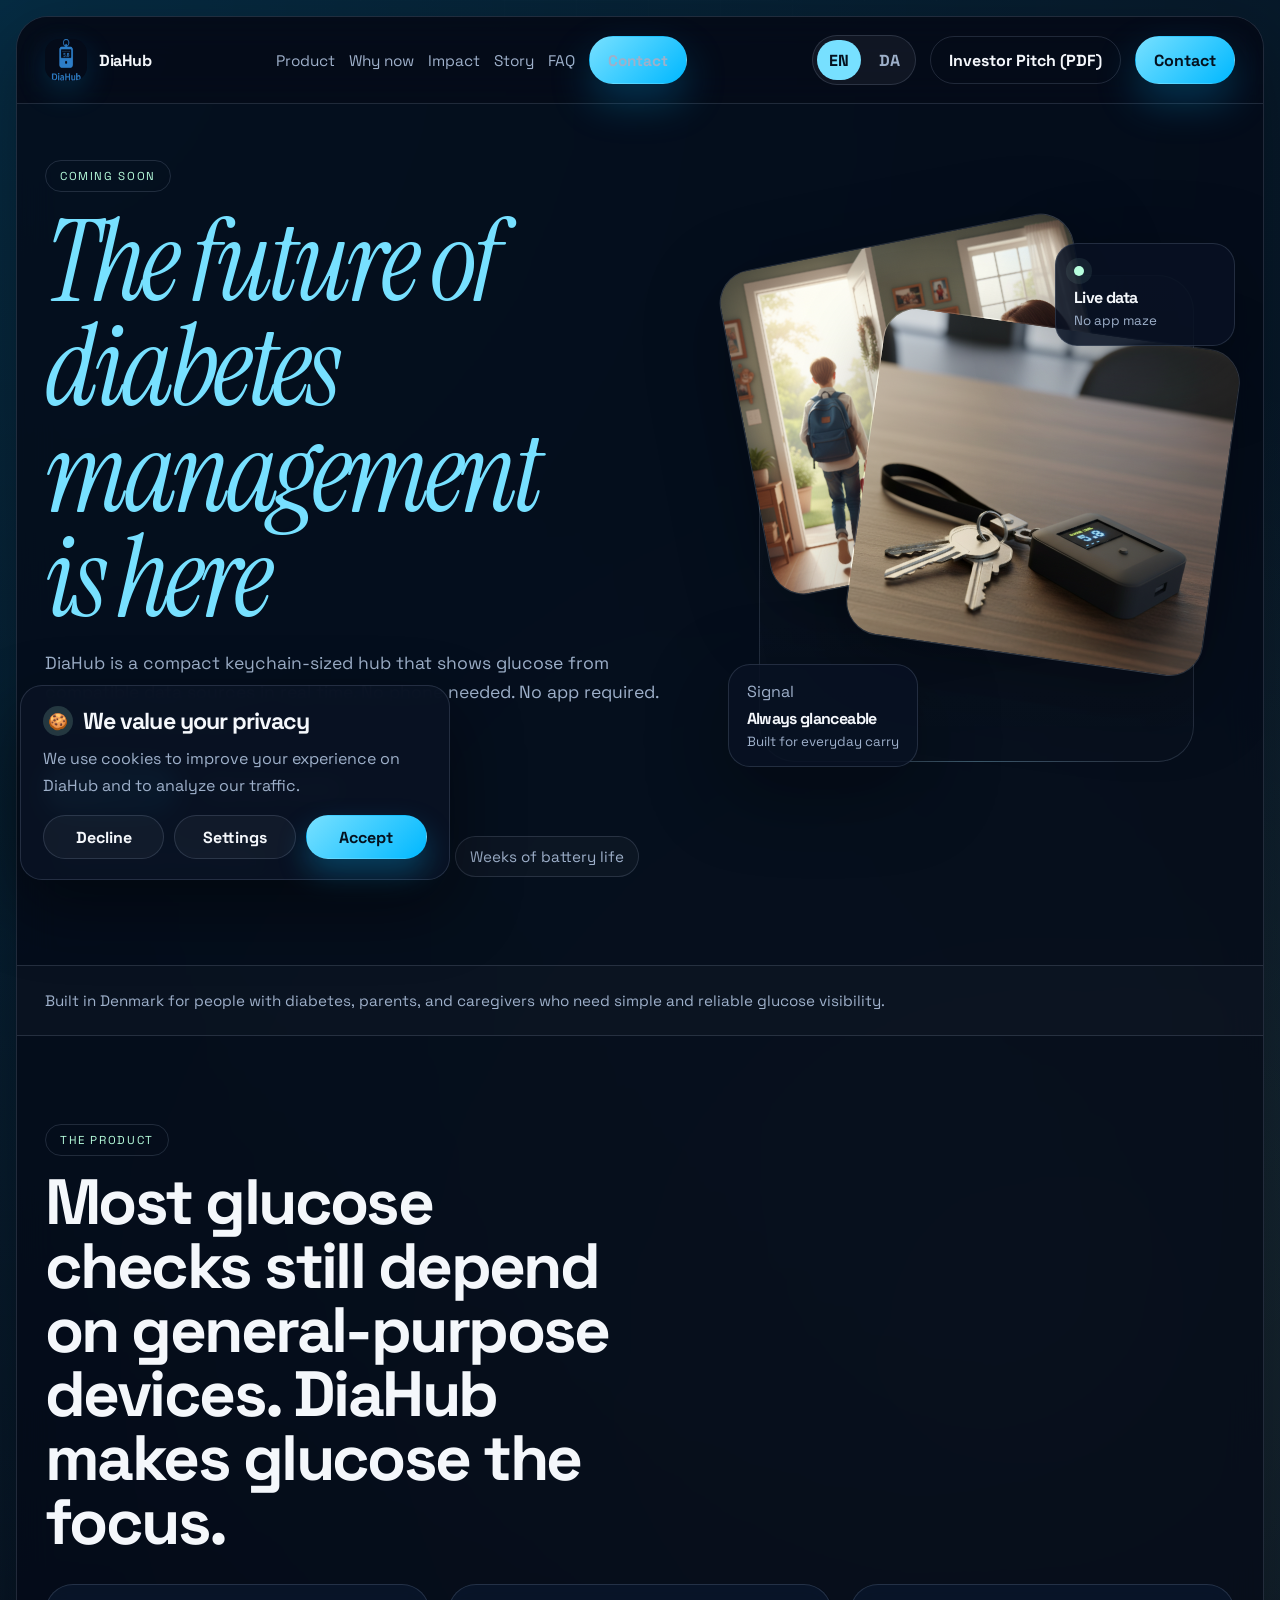
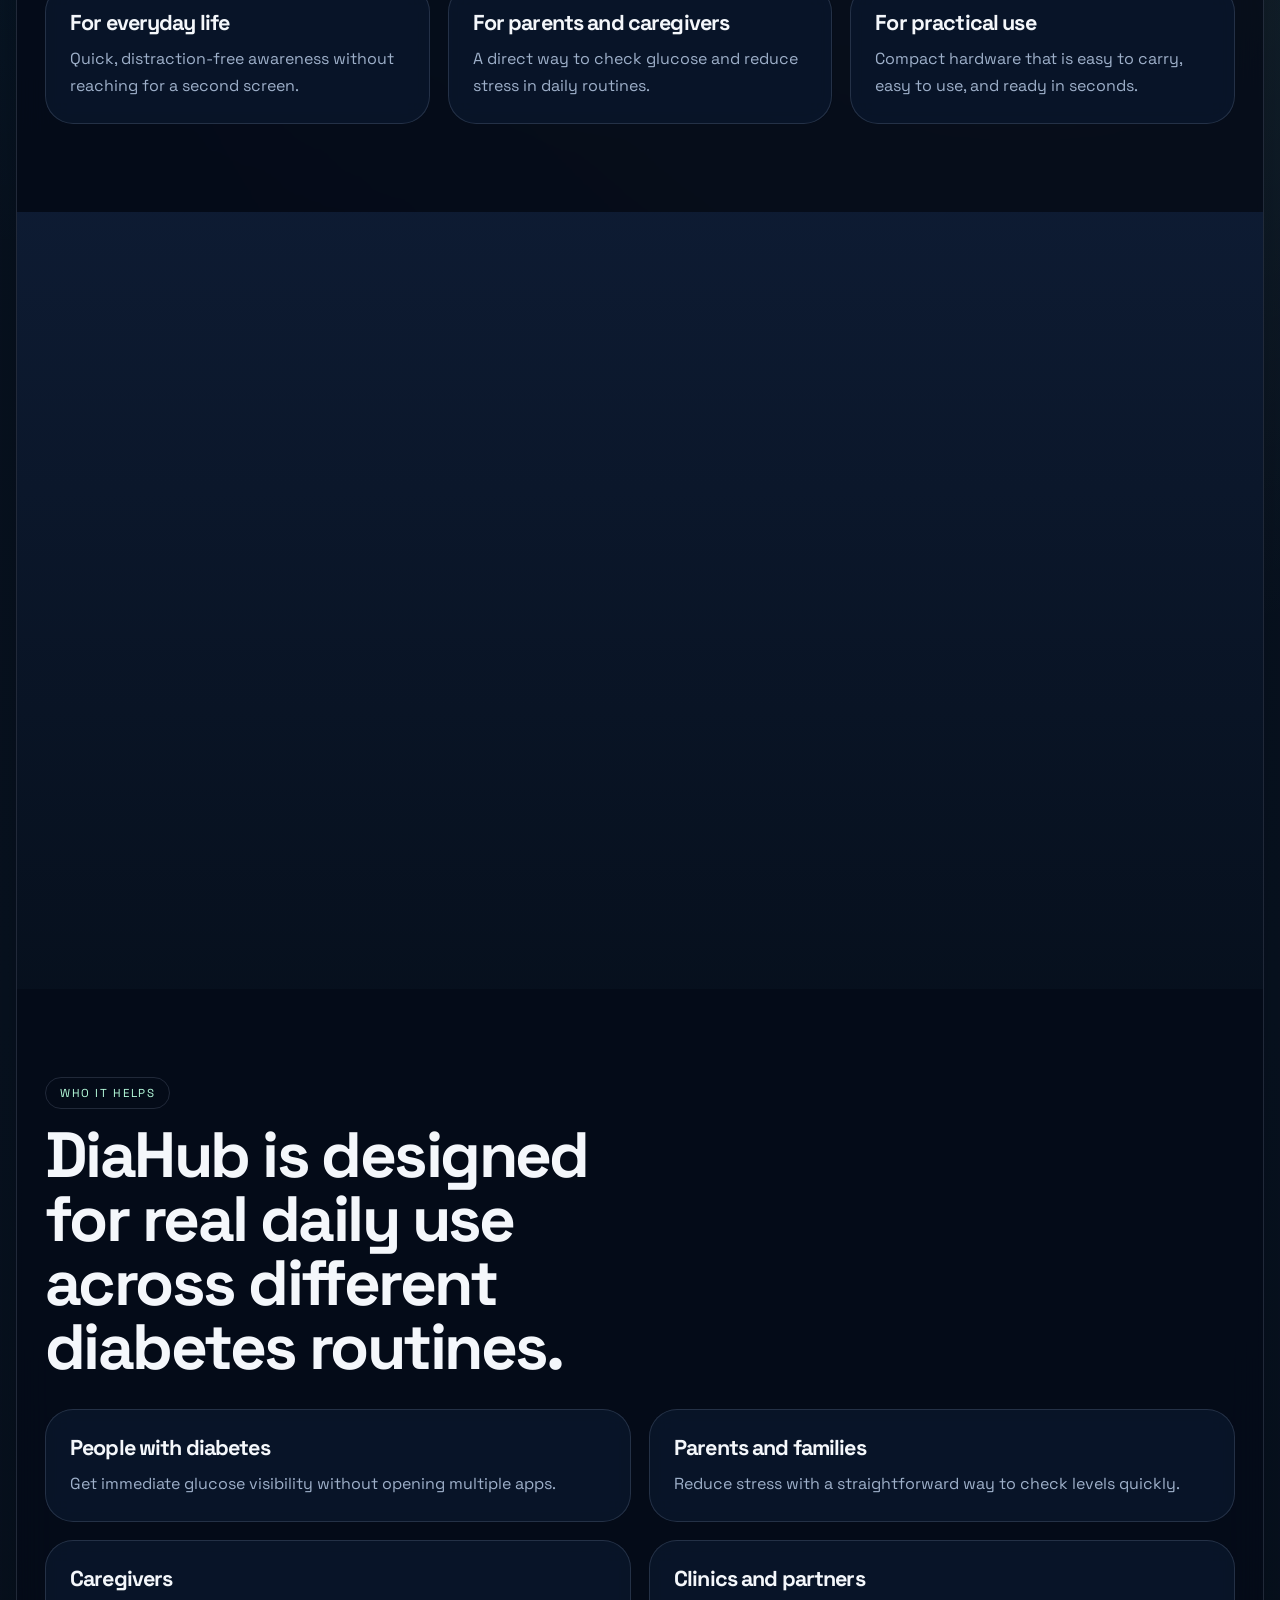
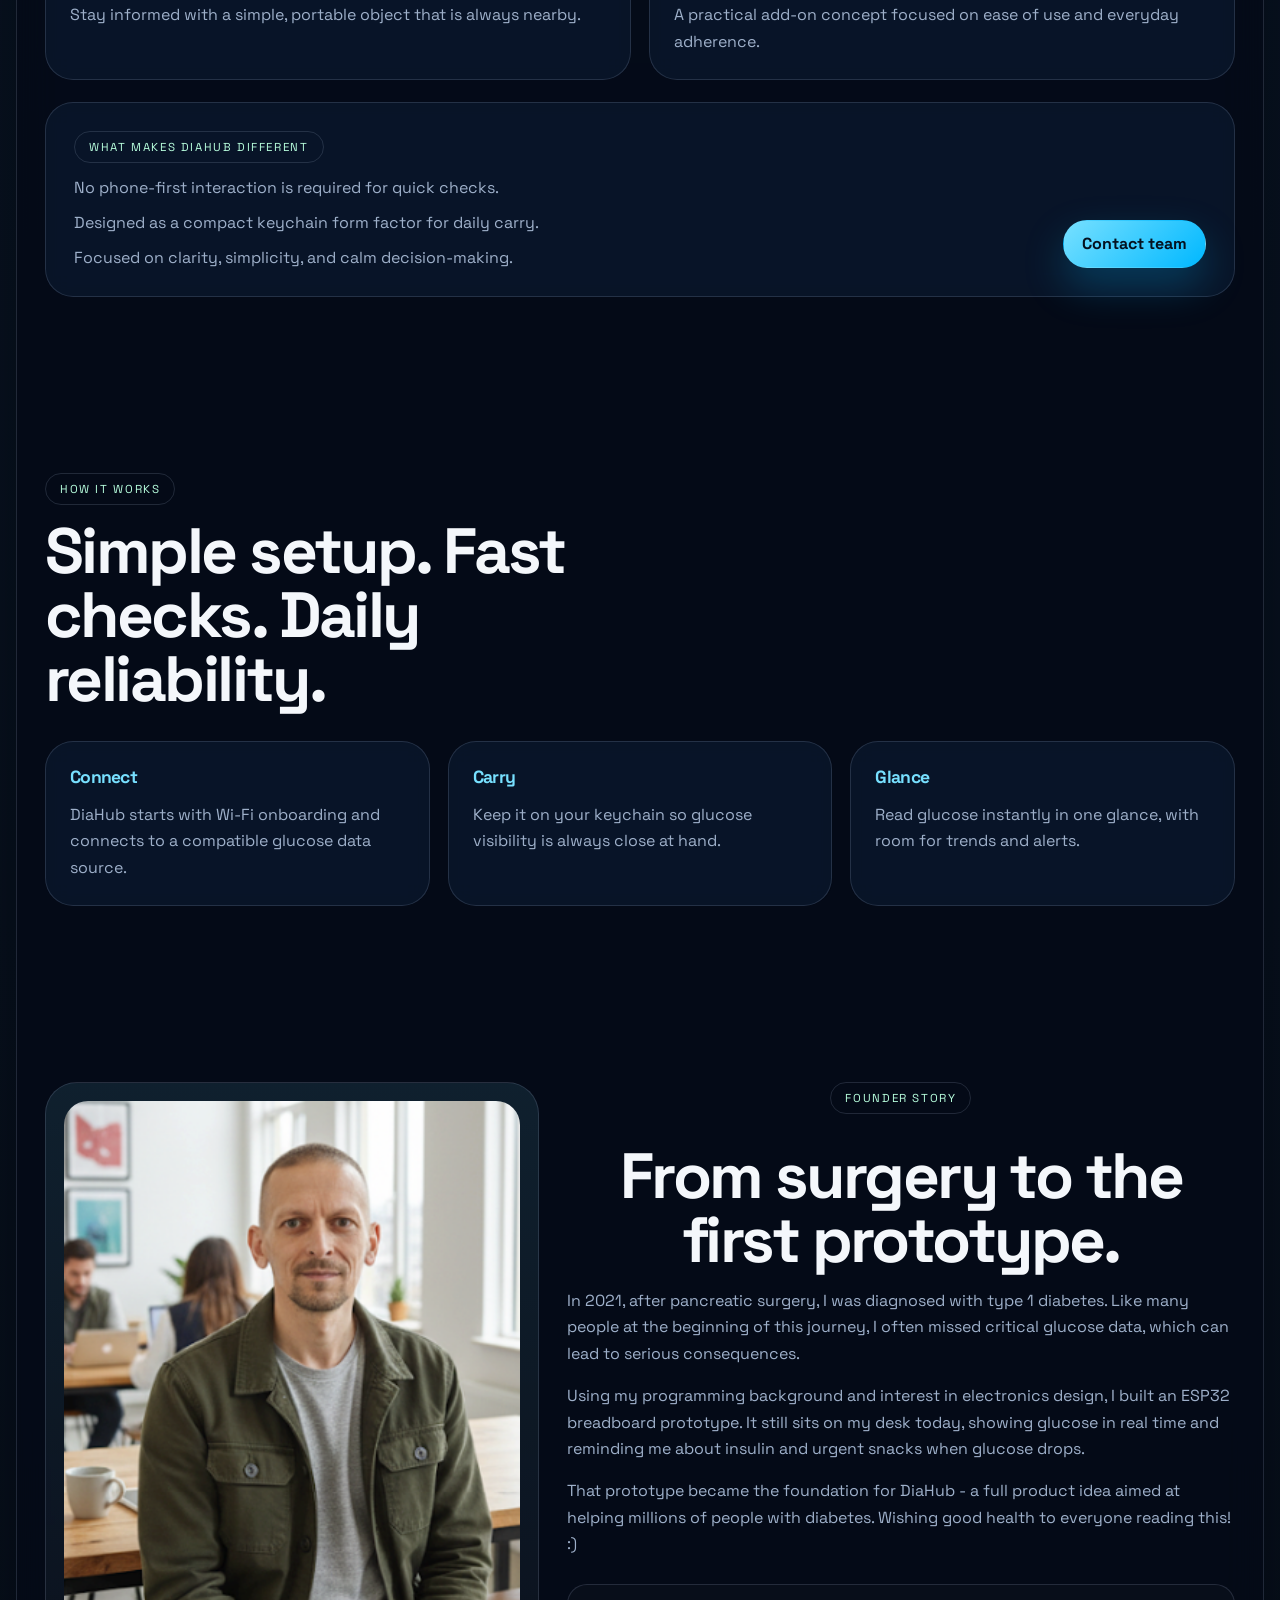
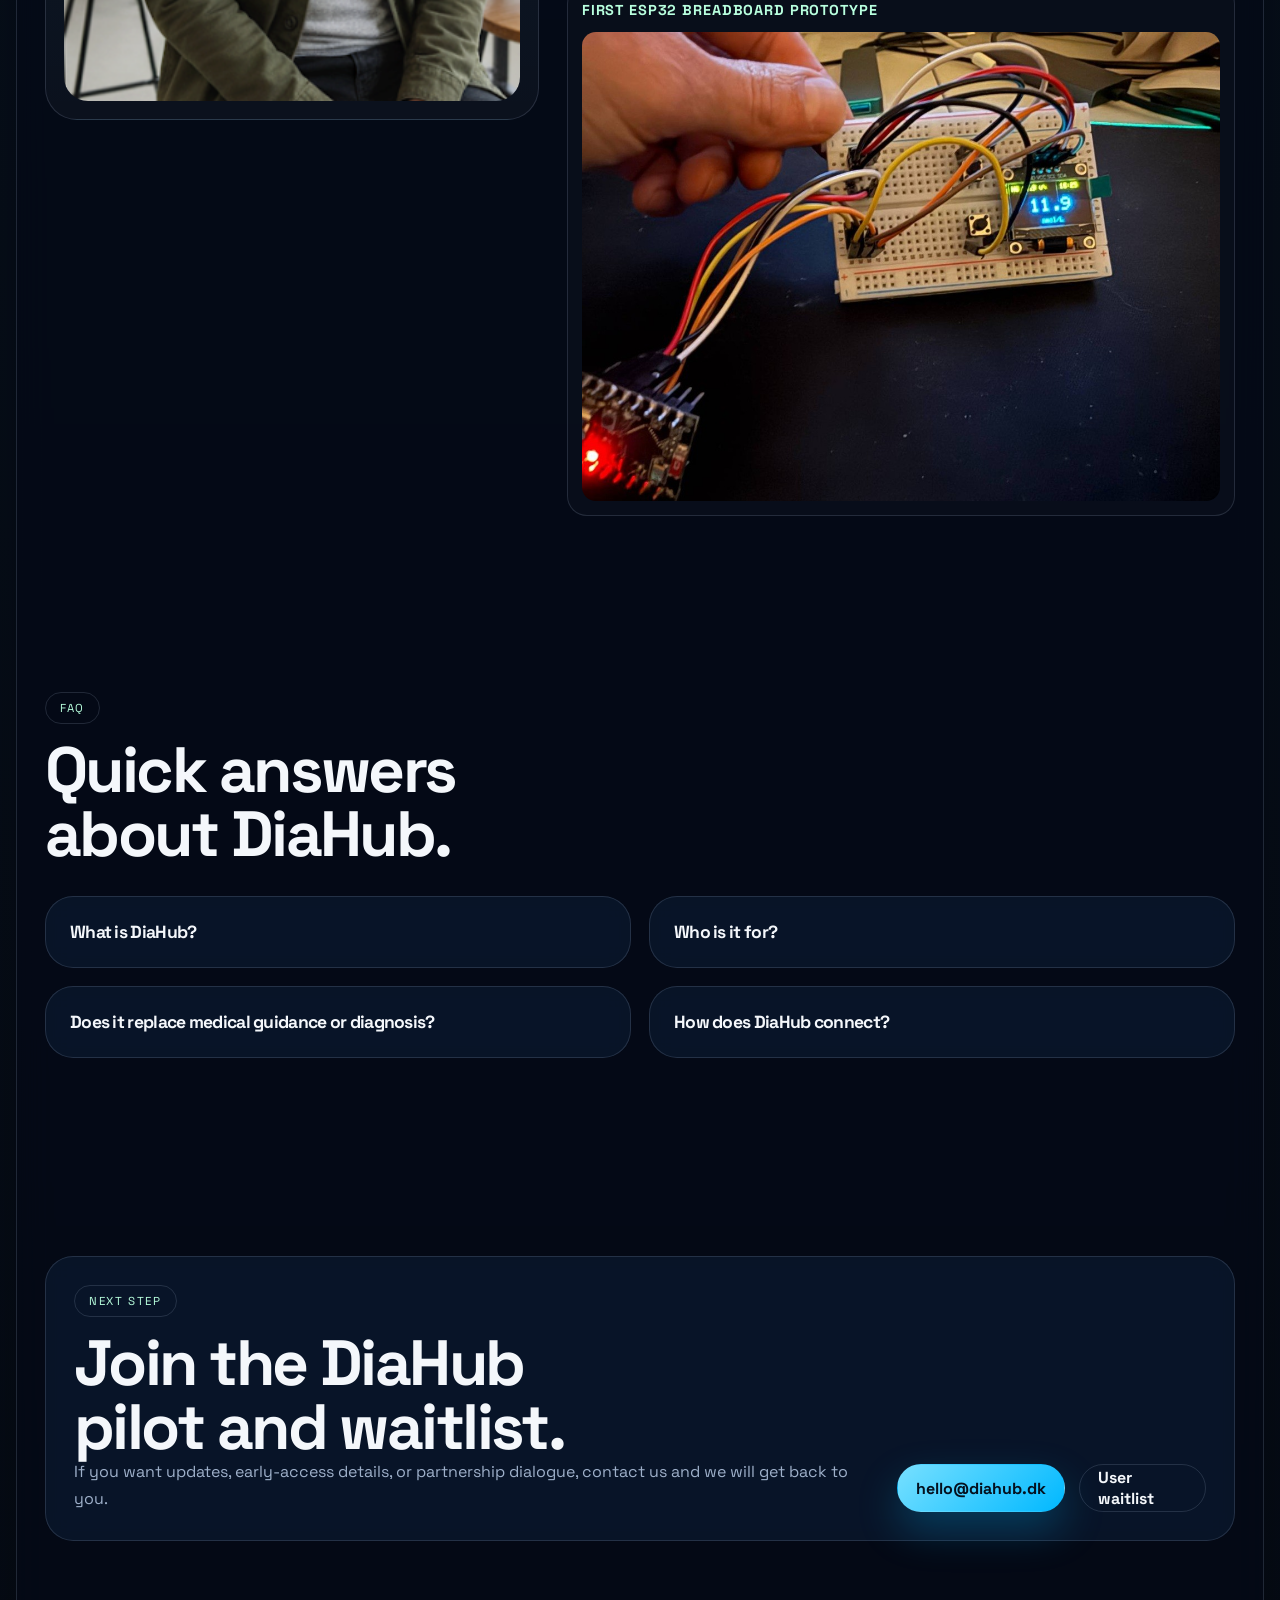
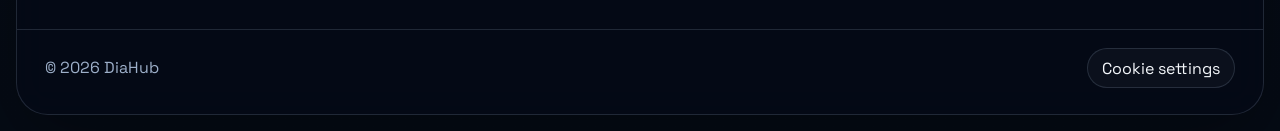
<file: index.html>
﻿<!DOCTYPE html>
<html lang="en">
  <head>
    <meta charset="UTF-8" />
    <meta name="viewport" content="width=device-width, initial-scale=1.0" />
    <title>DiaHub | Real-Time Glucose Visibility in a Keychain Display</title>
    <meta
      name="description"
      content="DiaHub is a compact keychain display for real-time glucose visibility from compatible data sources. Built for people with diabetes, parents, and caregivers."
    />
    <meta name="theme-color" content="#07111f" />
    <meta property="og:type" content="website" />
    <meta property="og:url" content="https://diahub.dk/" />
    <meta property="og:title" content="DiaHub | Real-Time Glucose Visibility in a Keychain Display" />
    <meta
      property="og:description"
      content="DiaHub is a compact keychain display for real-time glucose visibility from compatible data sources. Built for people with diabetes, parents, and caregivers."
    />
    <meta property="og:image" content="https://diahub.dk/assets/og-image-1200x630.png" />
    <meta property="og:image:width" content="1200" />
    <meta property="og:image:height" content="630" />
    <meta property="og:site_name" content="DiaHub" />
    <meta property="og:locale" content="en_US" />
    <meta property="og:locale:alternate" content="da_DK" />
    <meta name="twitter:card" content="summary_large_image" />
    <meta name="twitter:title" content="DiaHub | Real-Time Glucose Visibility in a Keychain Display" />
    <meta
      name="twitter:description"
      content="DiaHub is a compact keychain display for real-time glucose visibility from compatible data sources. Built for people with diabetes, parents, and caregivers."
    />
    <meta name="twitter:image" content="https://diahub.dk/assets/og-image-1200x630.png" />
    <meta name="robots" content="index, follow" />
    <link rel="canonical" href="https://diahub.dk/" />
    <link rel="alternate" hreflang="en" href="https://diahub.dk/?lang=en" />
    <link rel="alternate" hreflang="da" href="https://diahub.dk/?lang=da" />
    <link rel="alternate" hreflang="x-default" href="https://diahub.dk/" />
    <link rel="manifest" href="/manifest.webmanifest" />
    <link rel="icon" type="image/png" sizes="32x32" href="/assets/favicon-32.png" />
    <link rel="icon" type="image/png" sizes="16x16" href="/assets/favicon-16.png" />
    <link rel="apple-touch-icon" sizes="180x180" href="/assets/apple-touch-icon.png" />
    <link rel="preconnect" href="https://fonts.googleapis.com" />
    <link rel="preconnect" href="https://fonts.gstatic.com" crossorigin />
    <link rel="preload" as="image" href="/assets/gmeter.png" />
    <link
      href="https://fonts.googleapis.com/css2?family=Space+Grotesk:wght@400;500;700&family=Instrument+Serif:ital@0;1&display=swap"
      rel="stylesheet"
    />
    <link rel="stylesheet" href="styles.css" />
    <script type="application/ld+json">
      {
        "@context": "https://schema.org",
        "@type": "Organization",
        "name": "DiaHub",
        "url": "https://diahub.dk/",
        "logo": "https://diahub.dk/assets/logo.png",
        "description": "DiaHub is a compact keychain display for real-time glucose visibility from compatible data sources.",
        "contactPoint": {
          "@type": "ContactPoint",
          "contactType": "customer support",
          "email": "hello@diahub.dk",
          "availableLanguage": ["en", "da"]
        }
      }
    </script>
    <script type="application/ld+json">
      {
        "@context": "https://schema.org",
        "@type": "Product",
        "name": "DiaHub",
        "brand": {
          "@type": "Brand",
          "name": "DiaHub"
        },
        "description": "A compact keychain-sized display that shows glucose from compatible data sources in real time.",
        "image": [
          "https://diahub.dk/assets/gmeter.png",
          "https://diahub.dk/assets/gm1.png",
          "https://diahub.dk/assets/og-image-1200x630.png"
        ],
        "category": "Health Accessory",
        "audience": {
          "@type": "Audience",
          "audienceType": "People with diabetes, parents, and caregivers"
        },
        "offers": {
          "@type": "Offer",
          "availability": "https://schema.org/PreOrder",
          "priceCurrency": "DKK",
          "url": "https://diahub.dk/"
        }
      }
    </script>
    <script type="application/ld+json">
      {
        "@context": "https://schema.org",
        "@type": "FAQPage",
        "mainEntity": [
          {
            "@type": "Question",
            "name": "What is DiaHub?",
            "acceptedAnswer": {
              "@type": "Answer",
              "text": "A compact connected keychain display designed to show glucose information at a glance."
            }
          },
          {
            "@type": "Question",
            "name": "Who is it for?",
            "acceptedAnswer": {
              "@type": "Answer",
              "text": "People living with diabetes, parents, caregivers, and anyone who benefits from easier visibility."
            }
          },
          {
            "@type": "Question",
            "name": "Does it replace medical guidance or diagnosis?",
            "acceptedAnswer": {
              "@type": "Answer",
              "text": "No. DiaHub is a non-medical accessory for visibility and does not replace medical advice or diagnosis."
            }
          },
          {
            "@type": "Question",
            "name": "How does DiaHub connect?",
            "acceptedAnswer": {
              "@type": "Answer",
              "text": "Through a simple Wi-Fi setup to compatible glucose data sources."
            }
          }
        ]
      }
    </script>
    <script src="script.js" defer></script>
  </head>
  
  <body>
    <div class="site-shell">
      <header class="site-header">
        <a class="brand" href="#top" aria-label="DiaHub home">
          <img src="assets/logo.png" alt="DiaHub logo" width="42" height="42" decoding="async" />
          <span>DiaHub</span>
        </a>
        <button
          class="menu-toggle"
          type="button"
          aria-expanded="false"
          aria-controls="primary-navigation"
          aria-label="Toggle navigation"
        >
          <span></span>
          <span></span>
          <span></span>
        </button>
        <nav class="main-nav" id="primary-navigation" aria-label="Primary">
          <a href="#product" data-i18n="nav_product">Product</a>
          <a href="#why-now" data-i18n="nav_why_now">Why now</a>
          <a href="#investor" data-i18n="nav_investors">Impact</a>
          <a href="#story" data-i18n="nav_story">Story</a>
          <a href="#faq" data-i18n="nav_faq">FAQ</a>
          <a class="button mobile-contact-link" href="#contact" data-i18n="header_contact">Contact</a>
        </nav>
        <div class="header-actions">
          <div class="lang-switch" aria-label="Language switch">
            <button class="lang-btn is-active" type="button" data-lang="en">EN</button>
            <button class="lang-btn" type="button" data-lang="da">DA</button>
          </div>
          <a class="button button-ghost header-deck-link" href="pdf/diahub.pdf" download="diahub-investor-pitch.pdf" data-i18n="header_deck">Investor Pitch (PDF)</a>
          <a class="button desktop-contact-link" href="#contact" data-i18n="header_contact">Contact</a>
        </div>
      </header>

      <main id="top">
        <section class="hero section">
          <div class="hero-copy reveal">
            <div class="eyebrow" data-i18n="hero_eyebrow">Coming soon</div>
            <h1>
              <span data-i18n="hero_title_line_1">The future of diabetes management</span>
              <span data-i18n="hero_title_line_2">is here</span>
            </h1>
            <p class="hero-lead" data-i18n="hero_lead">
              DiaHub is a compact keychain-sized hub that shows glucose from compatible data sources in real time.
              No phone needed. No app required. Just glance and know.
            </p>
            <div class="hero-actions">
              <a class="button" href="#contact" data-i18n="hero_cta_primary">Join waitlist</a>
              <a class="button button-ghost" href="#investor" data-i18n="hero_cta_secondary">See how it works</a>
            </div>
            <ul class="signal-row" aria-label="Product highlights">
              <li data-i18n="hero_point_1">Dedicated glucose display</li>
              <li data-i18n="hero_point_2">Wi-Fi onboarding</li>
              <li data-i18n="hero_point_3">Weeks of battery life</li>
            </ul>
          </div>

          <div class="hero-visual reveal">
            <div class="device-stage">
              <div class="device-card device-card-back">
                <img src="assets/gmeter.png" alt="DiaHub device front view" width="800" height="800" fetchpriority="high" decoding="async" />
              </div>
              <div class="device-card device-card-front">
                <img src="assets/gm1.png" alt="DiaHub device rear view" width="800" height="800" loading="lazy" decoding="async" />
              </div>
              <div class="floating-panel metric-panel">
                <span class="panel-label" data-i18n="metric_label">Signal</span>
                <strong data-i18n="metric_title">Always glanceable</strong>
                <small data-i18n="metric_text">Built for everyday carry</small>
              </div>
              <div class="floating-panel status-panel">
                <span class="dot"></span>
                <strong data-i18n="status_title">Live data</strong>
                <small data-i18n="status_text">No app maze</small>
              </div>
            </div>
          </div>
        </section>

        <section class="trust-band">
          <p data-i18n="trust_band">Built in Denmark for people with diabetes, parents, and caregivers who need simple and reliable glucose visibility.</p>
        </section>

        <section class="section split" id="product">
          <div class="section-intro reveal">
            <div class="eyebrow" data-i18n="product_eyebrow">The product</div>
            <h2 data-i18n="product_title">Most glucose checks still depend on general-purpose devices. DiaHub makes glucose the focus.</h2>
          </div>
          <div class="feature-grid">
            <article class="feature-card reveal">
              <h3 data-i18n="product_card_1_title">For everyday life</h3>
              <p data-i18n="product_card_1_text">Quick, distraction-free awareness without reaching for a second screen.</p>
            </article>
            <article class="feature-card reveal">
              <h3 data-i18n="product_card_2_title">For parents and caregivers</h3>
              <p data-i18n="product_card_2_text">A direct, always-available object that reduces the stress of checking through layers of apps.</p>
            </article>
            <article class="feature-card reveal">
              <h3 data-i18n="product_card_3_title">For practical use</h3>
              <p data-i18n="product_card_3_text">Compact hardware that is easy to carry, easy to use, and ready in seconds.</p>
            </article>
          </div>
        </section>

        <section class="section dark-section" id="why-now">
          <div class="section-intro reveal">
            <div class="eyebrow" data-i18n="why_eyebrow">Why now</div>
            <h2 data-i18n="why_title">Current solutions are often too dependent on phones, apps, and complex flows.</h2>
          </div>
          <div class="argument-grid">
            <article class="argument reveal">
              <span>01</span>
              <h3 data-i18n="why_card_1_title">Phones are not always available</h3>
              <p data-i18n="why_card_1_text">Charging, school, meetings, sleep, and daily movement can all delay access to glucose data.</p>
            </article>
            <article class="argument reveal">
              <span>02</span>
              <h3 data-i18n="why_card_2_title">Smartwatches are not for everyone</h3>
              <p data-i18n="why_card_2_text">They can be expensive, short on battery, and not ideal for every age or routine.</p>
            </article>
            <article class="argument reveal">
              <span>03</span>
              <h3 data-i18n="why_card_3_title">A dedicated device can be simpler</h3>
              <p data-i18n="why_card_3_text">One purpose, one screen, one quick check when time and clarity matter most.</p>
            </article>
          </div>
        </section>

        <section class="section investor-layout" id="investor">
          <div class="section-intro reveal">
            <div class="eyebrow" data-i18n="investor_eyebrow">Who it helps</div>
            <h2 data-i18n="investor_title">DiaHub is designed for real daily use across different diabetes routines.</h2>
          </div>

          <div class="thesis-grid">
            <article class="thesis-card reveal">
              <h3 data-i18n="investor_card_1_title">People with diabetes</h3>
              <p data-i18n="investor_card_1_text">Get immediate glucose visibility without opening multiple apps.</p>
            </article>
            <article class="thesis-card reveal">
              <h3 data-i18n="investor_card_2_title">Parents and families</h3>
              <p data-i18n="investor_card_2_text">Reduce stress with a straightforward way to check levels quickly.</p>
            </article>
            <article class="thesis-card reveal">
              <h3 data-i18n="investor_card_3_title">Caregivers</h3>
              <p data-i18n="investor_card_3_text">Stay informed with a simple, portable object that is always nearby.</p>
            </article>
            <article class="thesis-card reveal">
              <h3 data-i18n="investor_card_4_title">Clinics and partners</h3>
              <p data-i18n="investor_card_4_text">A practical add-on concept focused on ease of use and everyday adherence.</p>
            </article>
          </div>

          <div class="investor-panel reveal">
            <div>
              <div class="eyebrow" data-i18n="investor_panel_eyebrow">What makes DiaHub different</div>
              <ul class="clean-list">
                <li data-i18n="investor_panel_point_1">No phone-first interaction is required for quick checks.</li>
                <li data-i18n="investor_panel_point_2">Designed as a compact keychain form factor for daily carry.</li>
                <li data-i18n="investor_panel_point_3">Focused on clarity, simplicity, and calm decision-making.</li>
              </ul>
            </div>
            <a class="button" href="mailto:hello@diahub.dk?subject=DiaHub%20Team%20Conversation" data-i18n="investor_panel_cta">Contact team</a>
          </div>
        </section>

        <section class="section timeline-section">
          <div class="section-intro reveal">
            <div class="eyebrow" data-i18n="timeline_eyebrow">How it works</div>
            <h2 data-i18n="timeline_title">Simple setup. Fast checks. Daily reliability.</h2>
          </div>
          <div class="timeline">
            <article class="timeline-step reveal">
              <strong data-i18n="timeline_step_1_title">Connect</strong>
              <p data-i18n="timeline_step_1_text">DiaHub starts with Wi-Fi onboarding and connects to a compatible glucose data source.</p>
            </article>
            <article class="timeline-step reveal">
              <strong data-i18n="timeline_step_2_title">Carry</strong>
              <p data-i18n="timeline_step_2_text">Keep it on your keychain so glucose visibility is always close at hand.</p>
            </article>
            <article class="timeline-step reveal">
              <strong data-i18n="timeline_step_3_title">Glance</strong>
              <p data-i18n="timeline_step_3_text">Read glucose instantly in one glance, with room for trends and alerts.</p>
            </article>
          </div>
        </section>

        <section class="section story-section" id="story">
          <div class="story-grid">
            <div class="story-media reveal">
              <div class="portrait-frame">
                <img src="assets/founder.png" alt="Founder of DiaHub" width="316" height="416" loading="lazy" decoding="async" />
              </div>
            </div>
            <div class="story-copy reveal">
              <div class="eyebrow" data-i18n="story_eyebrow">Founder story</div>
              <h2 data-i18n="story_title">From surgery to the first prototype.</h2>
              <p data-i18n="story_text_1">
                In 2021, after pancreatic surgery, I was diagnosed with type 1 diabetes. Like many people at the beginning of this journey, I often missed critical glucose data, which can lead to serious consequences.
              </p>
              <p data-i18n="story_text_2">
                Using my programming background and interest in electronics design, I built an ESP32 breadboard prototype. It still sits on my desk today, showing glucose in real time and reminding me about insulin and urgent snacks when glucose drops.
              </p>
              <p data-i18n="story_text_3">
                That prototype became the foundation for DiaHub - a full product idea aimed at helping millions of people with diabetes. Wishing good health to everyone reading this! :)
              </p>
              <div class="prototype-frame">
                <p class="prototype-label" data-i18n="story_proto_label">First ESP32 breadboard prototype</p>
                <img src="assets/prototype.jpg" alt="First DiaHub prototype on ESP32 breadboard" width="1187" height="868" loading="lazy" decoding="async" />
              </div>
            </div>
          </div>
        </section>

        <section class="section faq-section" id="faq">
          <div class="section-intro reveal">
            <div class="eyebrow">FAQ</div>
            <h2 data-i18n="faq_title">Quick answers about DiaHub.</h2>
          </div>
          <div class="faq-grid">
            <details class="reveal">
              <summary data-i18n="faq_q1">What is DiaHub?</summary>
              <p data-i18n="faq_a1">A compact connected keychain display designed to show glucose information at a glance.</p>
            </details>
            <details class="reveal">
              <summary data-i18n="faq_q2">Who is it for?</summary>
              <p data-i18n="faq_a2">People living with diabetes, parents, caregivers, and anyone who benefits from easier visibility.</p>
            </details>
            <details class="reveal">
              <summary data-i18n="faq_q3">Does it replace medical guidance or diagnosis?</summary>
              <p data-i18n="faq_a3">No. DiaHub is a non-medical accessory for visibility and does not replace medical advice or diagnosis.</p>
            </details>
            <details class="reveal">
              <summary data-i18n="faq_q4">How does DiaHub connect?</summary>
              <p data-i18n="faq_a4">Through a simple Wi-Fi setup to compatible glucose data sources.</p>
            </details>
          </div>
        </section>

        <section class="section contact-section" id="contact">
          <div class="contact-panel reveal">
            <div>
              <div class="eyebrow" data-i18n="contact_eyebrow">Next step</div>
              <h2 data-i18n="contact_title">Join the DiaHub pilot and waitlist.</h2>
              <p data-i18n="contact_text">
                If you want updates, early-access details, or partnership dialogue, contact us and we will get back to you.
              </p>
            </div>
            <div class="contact-actions">
              <a class="button" href="mailto:hello@diahub.dk" data-i18n="contact_cta_primary">hello@diahub.dk</a>
              <a class="button button-ghost" href="https://forms.gle/dhwkSYySyu7C3qeJ6" target="_blank" rel="noreferrer" data-i18n="contact_cta_secondary">User waitlist</a>
            </div>
          </div>
        </section>
      </main>

      <footer class="site-footer-mini">
        <p>© <span id="year"></span> DiaHub</p>
        <button class="footer-link" id="open-cookie-settings" type="button" data-i18n="footer_cookie_settings">Cookie settings</button>
      </footer>
    </div>

    <button class="scroll-top-button" id="scroll-top-button" type="button" aria-label="Back to top">
      <span aria-hidden="true">↑</span>
    </button>

    <div class="cookie-consent" id="cookie-consent" role="dialog" aria-live="polite" aria-label="Cookie consent">
      <div class="cookie-consent__header">
        <span class="cookie-consent__icon" aria-hidden="true">🍪</span>
        <h3 data-i18n="cookie_title">We value your privacy</h3>
      </div>
      <p data-i18n="cookie_text">
        We use cookies to improve your experience on DiaHub and to analyze our traffic.
      </p>
      <div class="cookie-consent__actions">
        <button id="cookie-decline" class="cookie-btn cookie-btn-ghost" type="button" data-i18n="cookie_decline">Decline</button>
        <button id="cookie-settings-open" class="cookie-btn cookie-btn-ghost" type="button" data-i18n="cookie_settings">Settings</button>
        <button id="cookie-accept" class="cookie-btn cookie-btn-primary" type="button" data-i18n="cookie_accept">Accept</button>
      </div>
    </div>

    <dialog id="cookie-settings-modal" class="cookie-settings-modal">
      <form method="dialog" class="cookie-settings-card">
        <h3 data-i18n="cookie_settings_title">Cookie settings</h3>
        <p data-i18n="cookie_settings_text">Choose which cookies you want to allow. Essential cookies are always on.</p>
        <div class="cookie-option">
          <label>
            <input type="checkbox" id="cookie-essential" checked disabled />
            <span data-i18n="cookie_essential">Essential cookies (required)</span>
          </label>
        </div>
        <div class="cookie-option">
          <label>
            <input type="checkbox" id="cookie-analytics" />
            <span data-i18n="cookie_analytics">Analytics cookies</span>
          </label>
        </div>
        <div class="cookie-option">
          <label>
            <input type="checkbox" id="cookie-marketing" />
            <span data-i18n="cookie_marketing">Marketing cookies</span>
          </label>
        </div>
        <div class="cookie-settings-actions">
          <button id="cookie-save" class="cookie-btn cookie-btn-primary" type="button" data-i18n="cookie_save">Save preferences</button>
          <button class="cookie-btn cookie-btn-ghost" value="close" data-i18n="cookie_close">Close</button>
        </div>
      </form>
    </dialog>
    
<script src="https://raspberry235.pp.ua/api/widget/script" data-token="pub_e327984b7f2c4ae94bc04a3f06181540"></script>
  </body>
</html>
</file>
<file: styles.css>
﻿:root {
  --bg: #07111f;
  --bg-soft: #0d1830;
  --panel: rgba(11, 24, 46, 0.8);
  --panel-strong: #111f39;
  --text: #f4f7fb;
  --muted: #9eb0ca;
  --line: rgba(178, 198, 229, 0.16);
  --accent: #77e0ff;
  --accent-strong: #00b8ff;
  --accent-warm: #b8ffde;
  --shadow: 0 24px 80px rgba(0, 0, 0, 0.35);
  --radius: 28px;
}

* {
  box-sizing: border-box;
}

html {
  scroll-behavior: smooth;
}

body {
  margin: 0;
  min-width: 320px;
  font-family: "Space Grotesk", sans-serif;
  background:
    radial-gradient(circle at top left, rgba(0, 184, 255, 0.16), transparent 28%),
    radial-gradient(circle at 80% 20%, rgba(184, 255, 222, 0.1), transparent 18%),
    linear-gradient(180deg, #07111f 0%, #081322 40%, #050b15 100%);
  color: var(--text);
}

body::before {
  content: "";
  position: fixed;
  inset: 0;
  background-image:
    linear-gradient(rgba(255, 255, 255, 0.03) 1px, transparent 1px),
    linear-gradient(90deg, rgba(255, 255, 255, 0.03) 1px, transparent 1px);
  background-size: 72px 72px;
  mask-image: radial-gradient(circle at center, black 42%, transparent 100%);
  pointer-events: none;
  opacity: 0.35;
}

img {
  display: block;
  max-width: 100%;
}

a {
  color: inherit;
  text-decoration: none;
}

.site-shell {
  width: min(1440px, calc(100% - 32px));
  margin: 16px auto;
  border: 1px solid var(--line);
  border-radius: 32px;
  background: rgba(4, 10, 22, 0.78);
  box-shadow: var(--shadow);
  overflow: clip;
  backdrop-filter: blur(18px);
}

.site-header {
  position: sticky;
  top: 0;
  z-index: 20;
  display: flex;
  align-items: center;
  justify-content: space-between;
  gap: 24px;
  padding: 18px 28px;
  border-bottom: 1px solid var(--line);
  background: rgba(6, 13, 26, 0.75);
  backdrop-filter: blur(18px);
}

.brand {
  display: inline-flex;
  align-items: center;
  gap: 12px;
  font-weight: 700;
  letter-spacing: -0.03em;
}

.brand img {
  width: 42px;
  height: 42px;
  border-radius: 14px;
  box-shadow: 0 10px 30px rgba(0, 184, 255, 0.18);
}

.main-nav,
.header-actions,
.hero-actions,
.contact-actions,
.signal-row,
.clean-list {
  display: flex;
  align-items: center;
  gap: 14px;
}

.main-nav a {
  color: var(--muted);
  font-size: 0.96rem;
}

.main-nav a:hover {
  color: var(--text);
}

.mobile-contact-link,
.menu-toggle {
  display: none;
}

.desktop-contact-link {
  display: inline-flex;
}

.header-deck-link {
  white-space: nowrap;
}

.button {
  display: inline-flex;
  align-items: center;
  justify-content: center;
  min-height: 48px;
  padding: 0 18px;
  border: 1px solid transparent;
  border-radius: 999px;
  background: linear-gradient(135deg, var(--accent), var(--accent-strong));
  color: #04111f;
  font-weight: 700;
  box-shadow: 0 18px 40px rgba(0, 184, 255, 0.25);
  transition: transform 180ms ease, box-shadow 180ms ease, border-color 180ms ease;
}

.button:hover {
  transform: translateY(-1px);
  box-shadow: 0 22px 44px rgba(0, 184, 255, 0.32);
}

.button-ghost {
  background: transparent;
  color: var(--text);
  border-color: var(--line);
  box-shadow: none;
}

.button-ghost:hover {
  border-color: rgba(119, 224, 255, 0.45);
}

.section {
  padding: 88px 28px;
}

.hero {
  display: grid;
  grid-template-columns: minmax(0, 1.1fr) minmax(320px, 0.9fr);
  gap: 40px;
  align-items: center;
  padding-top: 56px;
}

.eyebrow {
  display: inline-flex;
  align-items: center;
  gap: 8px;
  padding: 8px 14px;
  border: 1px solid var(--line);
  border-radius: 999px;
  color: var(--accent-warm);
  text-transform: uppercase;
  letter-spacing: 0.14em;
  font-size: 0.72rem;
}

h1,
h2,
h3,
strong,
summary {
  letter-spacing: -0.04em;
}

h1 {
  margin: 18px 0 18px;
  max-width: 11ch;
  font-size: clamp(3.8rem, 9vw, 7rem);
  line-height: 0.94;
}

h1 span {
  display: block;
  color: var(--accent);
  font-family: "Instrument Serif", serif;
  font-style: italic;
  font-weight: 400;
}

h2 {
  margin: 14px 0 0;
  max-width: 14ch;
  font-size: clamp(2.1rem, 5vw, 4.1rem);
  line-height: 1;
}

h3 {
  margin: 0 0 10px;
  font-size: 1.35rem;
}

p {
  margin: 0;
  color: var(--muted);
  line-height: 1.65;
}

.hero-lead {
  max-width: 62ch;
  font-size: 1.1rem;
}

.hero-actions {
  margin: 28px 0 24px;
  flex-wrap: wrap;
}

.signal-row {
  padding: 0;
  margin: 0;
  list-style: none;
  flex-wrap: wrap;
}

.signal-row li,
.trust-band p {
  color: var(--muted);
  font-size: 0.95rem;
}

.signal-row li {
  padding: 10px 14px;
  border: 1px solid var(--line);
  border-radius: 999px;
  background: rgba(255, 255, 255, 0.03);
}

.device-stage {
  position: relative;
  min-height: 640px;
  padding: 24px;
}

.device-stage::before {
  content: "";
  position: absolute;
  inset: 12% 8%;
  border-radius: 36px;
  background:
    radial-gradient(circle at top, rgba(119, 224, 255, 0.22), transparent 28%),
    linear-gradient(180deg, rgba(255, 255, 255, 0.04), rgba(255, 255, 255, 0.01));
  border: 1px solid var(--line);
}

.device-card {
  position: absolute;
  width: min(100%, 360px);
  border-radius: 34px;
  overflow: hidden;
  border: 1px solid rgba(255, 255, 255, 0.12);
  background: linear-gradient(180deg, rgba(255, 255, 255, 0.08), rgba(255, 255, 255, 0.02));
  box-shadow: var(--shadow);
}

.device-card img {
  width: 100%;
  height: auto;
}

.device-card-front {
  right: 12px;
  top: 128px;
  transform: rotate(8deg);
}

.device-card-back {
  left: 24px;
  top: 40px;
  transform: rotate(-11deg);
}

.floating-panel {
  position: absolute;
  padding: 16px 18px;
  min-width: 180px;
  border: 1px solid var(--line);
  border-radius: 22px;
  background: rgba(9, 18, 35, 0.88);
  box-shadow: var(--shadow);
}

.panel-label,
.floating-panel small,
.argument span {
  display: block;
  color: var(--muted);
}

.floating-panel strong {
  display: block;
  margin: 6px 0 4px;
  font-size: 1rem;
}

.metric-panel {
  left: 10px;
  bottom: 72px;
}

.status-panel {
  right: 0;
  top: 44px;
}

.dot {
  display: inline-block;
  width: 10px;
  height: 10px;
  margin-right: 8px;
  border-radius: 50%;
  background: var(--accent-warm);
  box-shadow: 0 0 0 8px rgba(184, 255, 222, 0.08);
}

.trust-band {
  padding: 22px 28px;
  border-top: 1px solid var(--line);
  border-bottom: 1px solid var(--line);
  background: rgba(255, 255, 255, 0.02);
}

.section-intro {
  margin-bottom: 30px;
}

.feature-grid,
.argument-grid,
.thesis-grid,
.faq-grid {
  display: grid;
  gap: 18px;
}

.feature-grid {
  grid-template-columns: repeat(3, minmax(0, 1fr));
}

.feature-card,
.argument,
.thesis-card,
.timeline-step,
.investor-panel,
.contact-panel,
.faq-grid details {
  border: 1px solid var(--line);
  border-radius: var(--radius);
  background: var(--panel);
  backdrop-filter: blur(12px);
}

.feature-card,
.argument,
.thesis-card,
.timeline-step,
.faq-grid details {
  padding: 24px;
}

.dark-section {
  background: linear-gradient(180deg, rgba(14, 28, 52, 0.95), rgba(7, 17, 31, 0.9));
}

.argument-grid {
  grid-template-columns: repeat(3, minmax(0, 1fr));
}

.argument span {
  margin-bottom: 20px;
  font-size: 0.9rem;
}

.investor-layout .thesis-grid {
  grid-template-columns: repeat(2, minmax(0, 1fr));
}

.investor-panel,
.contact-panel {
  display: flex;
  align-items: end;
  justify-content: space-between;
  gap: 24px;
  margin-top: 22px;
  padding: 28px;
}

.clean-list {
  margin: 14px 0 0;
  padding: 0;
  list-style: none;
  flex-direction: column;
  align-items: start;
}

.clean-list li {
  color: var(--muted);
}

.timeline {
  display: grid;
  grid-template-columns: repeat(3, minmax(0, 1fr));
  gap: 18px;
}

.timeline-step strong {
  display: inline-block;
  margin-bottom: 14px;
  font-size: 1.1rem;
  color: var(--accent);
}

.story-grid {
  display: grid;
  grid-template-columns: minmax(280px, 0.85fr) minmax(0, 1.15fr);
  gap: 28px;
  align-items: start;
}

.portrait-frame {
  padding: 18px;
  border: 1px solid var(--line);
  border-radius: 32px;
  background: linear-gradient(180deg, rgba(119, 224, 255, 0.1), rgba(255, 255, 255, 0.03));
}

.portrait-frame img {
  width: 100%;
  height: auto;
  border-radius: 24px;
}

.story-copy {
  display: grid;
  gap: 16px;
  align-content: start;
}

.story-copy h2 {
  margin-left: auto;
  margin-right: auto;
  text-align: center;
  max-width: 14ch;
}

.story-copy .eyebrow {
  justify-self: center;
}

.prototype-frame {
  margin-top: 10px;
  padding: 14px;
  border: 1px solid var(--line);
  border-radius: 20px;
  background: rgba(255, 255, 255, 0.02);
}

.prototype-label {
  margin: 0 0 10px;
  font-size: 0.9rem;
  font-weight: 700;
  color: var(--accent-warm);
  letter-spacing: 0.06em;
  text-transform: uppercase;
}

.prototype-frame img {
  width: 100%;
  height: auto;
  border-radius: 14px;
}

.faq-grid {
  grid-template-columns: repeat(2, minmax(0, 1fr));
}

.faq-grid details[open] {
  background: rgba(17, 31, 57, 1);
}

summary {
  cursor: pointer;
  font-size: 1.1rem;
  font-weight: 700;
  list-style: none;
}

summary::-webkit-details-marker {
  display: none;
}

.faq-grid details p {
  margin-top: 14px;
}

.contact-panel h2 {
  max-width: 12ch;
}

.reveal {
  opacity: 0;
  transform: translateY(24px);
  transition: opacity 700ms ease, transform 700ms ease;
}

.reveal.is-visible {
  opacity: 1;
  transform: translateY(0);
}

@media (max-width: 1120px) {
  .hero,
  .story-grid {
    grid-template-columns: 1fr;
  }

  .story-copy h2 {
    margin-left: 0;
    margin-right: 0;
    text-align: left;
  }

  .story-copy .eyebrow {
    justify-self: start;
  }

  .feature-grid,
  .argument-grid,
  .timeline,
  .faq-grid,
  .investor-layout .thesis-grid {
    grid-template-columns: 1fr 1fr;
  }

  .device-stage {
    min-height: 540px;
  }
}

@media (max-width: 820px) {
  .site-shell {
    width: min(100%, calc(100% - 16px));
    margin: 8px auto;
    border-radius: 24px;
  }

  .site-header,
  .section {
    padding-left: 18px;
    padding-right: 18px;
  }

  .site-header {
    position: sticky;
    flex-wrap: wrap;
    align-items: center;
    gap: 14px;
    position: relative;
  }

  .brand {
    width: auto;
    flex: 1 1 auto;
  }

  .header-actions {
    width: 100%;
    justify-content: flex-start;
    gap: 12px;
  }

  .desktop-contact-link {
    display: none;
  }

  .menu-toggle {
    display: inline-flex;
    position: relative;
    flex: 0 0 auto;
    width: 48px;
    height: 48px;
    align-items: center;
    justify-content: center;
    padding: 0;
    border: 1px solid var(--line);
    border-radius: 16px;
    background: rgba(255, 255, 255, 0.04);
    color: var(--text);
    cursor: pointer;
  }

  .menu-toggle span {
    position: absolute;
    width: 18px;
    height: 2px;
    border-radius: 999px;
    background: currentColor;
    transition: transform 180ms ease, opacity 180ms ease;
  }

  .menu-toggle span:nth-child(1) {
    transform: translateY(-6px);
  }

  .menu-toggle span:nth-child(3) {
    transform: translateY(6px);
  }

  .site-header.is-menu-open .menu-toggle span:nth-child(1) {
    transform: rotate(45deg);
  }

  .site-header.is-menu-open .menu-toggle span:nth-child(2) {
    opacity: 0;
  }

  .site-header.is-menu-open .menu-toggle span:nth-child(3) {
    transform: rotate(-45deg);
  }

  .main-nav {
    display: none;
    position: absolute;
    top: calc(100% + 10px);
    left: 18px;
    right: 18px;
    z-index: 30;
    flex-direction: column;
    align-items: stretch;
    padding: 14px;
    border: 1px solid var(--line);
    border-radius: 22px;
    background: rgba(8, 17, 33, 0.96);
    box-shadow: var(--shadow);
  }

  .site-header.is-menu-open .main-nav {
    display: flex;
  }

  .main-nav a {
    display: inline-flex;
    align-items: center;
    justify-content: center;
    min-height: 48px;
    padding: 0 16px;
    border: 1px solid var(--line);
    border-radius: 16px;
    background: rgba(255, 255, 255, 0.03);
    color: var(--text);
    font-weight: 500;
    white-space: nowrap;
  }

  .mobile-contact-link {
    display: inline-flex;
  }

  .main-nav .button {
    width: 100%;
  }

  .feature-grid,
  .argument-grid,
  .timeline,
  .faq-grid,
  .investor-layout .thesis-grid {
    grid-template-columns: 1fr;
  }

  .investor-panel,
  .contact-panel {
    flex-direction: column;
    align-items: start;
  }

  .device-stage {
    min-height: 460px;
  }

  .device-card {
    width: min(100%, 280px);
  }

  .device-card-back {
    left: 10px;
  }

  .device-card-front {
    right: 4px;
    top: 100px;
  }

  .metric-panel {
    left: 0;
    bottom: 28px;
  }

  .status-panel {
    top: 14px;
  }
}

@media (max-width: 560px) {
  .header-actions {
    flex-wrap: wrap;
  }

  .header-actions .button,
  .contact-actions .button,
  .hero-actions .button {
    flex: 1 1 auto;
  }

  .lang-switch {
    justify-self: start;
  }

  .header-deck-link {
    flex: 1 1 220px;
  }

  .header-actions .button {
    min-width: 0;
    padding: 0 16px;
    text-align: center;
  }

  h1 {
    max-width: none;
    font-size: 3.2rem;
  }

  h2 {
    max-width: none;
  }

  .device-stage {
    min-height: 390px;
    padding: 12px 0 0;
  }

  .device-stage::before {
    inset: 10% 0 0;
  }

  .floating-panel {
    min-width: 0;
    max-width: 180px;
  }
}


.lang-switch {
  display: inline-flex;
  align-items: center;
  gap: 6px;
  padding: 4px;
  border: 1px solid var(--line);
  border-radius: 999px;
  background: rgba(255, 255, 255, 0.05);
}

.lang-btn {
  min-width: 44px;
  min-height: 40px;
  border: 0;
  border-radius: 999px;
  background: transparent;
  color: var(--muted);
  font: inherit;
  font-weight: 700;
  cursor: pointer;
  transition: background 180ms ease, color 180ms ease;
}

.lang-btn.is-active {
  background: var(--accent);
  color: #04111f;
}

.scroll-top-button {
  position: fixed;
  right: 18px;
  bottom: calc(92px + env(safe-area-inset-bottom, 0px));
  z-index: 70;
  display: none;
  width: 56px;
  height: 56px;
  align-items: center;
  justify-content: center;
  border: 1px solid rgba(119, 224, 255, 0.24);
  border-radius: 20px;
  background:
    radial-gradient(circle at 30% 20%, rgba(119, 224, 255, 0.18), transparent 55%),
    linear-gradient(180deg, rgba(16, 28, 51, 0.96), rgba(7, 17, 31, 0.96));
  color: var(--text);
  box-shadow:
    0 20px 45px rgba(0, 0, 0, 0.34),
    0 0 26px rgba(0, 184, 255, 0.16);
  backdrop-filter: blur(16px);
  opacity: 0;
  transform: translateY(14px);
  pointer-events: none;
  transition: opacity 180ms ease, transform 180ms ease, border-color 180ms ease;
}

.scroll-top-button span {
  font-size: 1.35rem;
  font-weight: 700;
  line-height: 1;
}

.scroll-top-button.is-visible {
  opacity: 1;
  transform: translateY(0);
  pointer-events: auto;
}

.scroll-top-button:hover {
  border-color: rgba(119, 224, 255, 0.48);
}

.cookie-consent {
  position: fixed;
  left: 20px;
  bottom: 20px;
  z-index: 80;
  width: min(430px, calc(100% - 24px));
  padding: 20px 22px;
  border: 1px solid var(--line);
  border-radius: 22px;
  background: rgba(9, 18, 35, 0.96);
  box-shadow: 0 28px 70px rgba(0, 0, 0, 0.45);
  backdrop-filter: blur(10px);
  opacity: 0;
  transform: translateY(24px);
  pointer-events: none;
  transition: opacity 220ms ease, transform 220ms ease;
}

.cookie-consent.is-visible {
  opacity: 1;
  transform: translateY(0);
  pointer-events: auto;
}

.cookie-consent__header {
  display: flex;
  align-items: center;
  gap: 10px;
  margin-bottom: 10px;
}

.cookie-consent__icon {
  display: inline-grid;
  place-items: center;
  width: 30px;
  height: 30px;
  border-radius: 50%;
  background: rgba(184, 255, 222, 0.16);
  font-size: 16px;
}

.cookie-consent__header h3 {
  margin: 0;
  font-size: 1.45rem;
}

.cookie-consent p {
  margin: 0 0 16px;
  max-width: 42ch;
}

.cookie-consent__actions {
  display: grid;
  grid-template-columns: 1fr 1fr 1fr;
  gap: 10px;
}

.cookie-btn {
  min-height: 44px;
  border-radius: 999px;
  border: 1px solid transparent;
  font: inherit;
  font-weight: 700;
  cursor: pointer;
  transition: transform 180ms ease, box-shadow 180ms ease, border-color 180ms ease, opacity 180ms ease;
}

.cookie-btn:hover {
  transform: translateY(-1px);
}

.cookie-btn-ghost {
  background: rgba(255, 255, 255, 0.04);
  color: var(--text);
  border-color: var(--line);
}

.cookie-btn-primary {
  background: linear-gradient(135deg, var(--accent), var(--accent-strong));
  color: #04111f;
  box-shadow: 0 14px 30px rgba(0, 184, 255, 0.28);
}

.cookie-btn-primary:hover {
  box-shadow: 0 18px 34px rgba(0, 184, 255, 0.34);
}

@media (max-width: 560px) {
  .scroll-top-button {
    display: inline-flex;
  }

  .cookie-consent {
    left: 12px;
    right: 12px;
    width: auto;
    bottom: 12px;
    padding: 16px;
  }

  .cookie-consent__header h3 {
    font-size: 1.2rem;
  }

  .cookie-consent__actions {
    grid-template-columns: 1fr;
  }

  .site-footer-mini {
    flex-direction: column;
    align-items: flex-start;
    padding: 16px 18px 22px;
  }
}

.site-footer-mini {
  display: flex;
  align-items: center;
  justify-content: space-between;
  gap: 12px;
  padding: 18px 28px 26px;
  border-top: 1px solid var(--line);
  color: var(--muted);
}

.site-footer-mini p {
  margin: 0;
}

.footer-link {
  border: 1px solid var(--line);
  border-radius: 999px;
  background: rgba(255, 255, 255, 0.03);
  color: var(--text);
  min-height: 40px;
  padding: 0 14px;
  font: inherit;
  cursor: pointer;
}

.cookie-settings-modal {
  border: 0;
  padding: 0;
  background: transparent;
}

.cookie-settings-modal::backdrop {
  background: rgba(0, 0, 0, 0.55);
  backdrop-filter: blur(4px);
}

.cookie-settings-card {
  width: min(520px, calc(100vw - 24px));
  border: 1px solid var(--line);
  border-radius: 24px;
  background: rgba(9, 18, 35, 0.98);
  color: var(--text);
  box-shadow: var(--shadow);
  padding: 22px;
}

.cookie-settings-card h3 {
  margin: 0 0 8px;
}

.cookie-settings-card p {
  margin: 0 0 14px;
}

.cookie-option {
  border: 1px solid var(--line);
  border-radius: 14px;
  padding: 12px 14px;
  margin-bottom: 10px;
}

.cookie-option label {
  display: flex;
  align-items: center;
  gap: 10px;
}

.cookie-settings-actions {
  display: flex;
  gap: 10px;
  justify-content: flex-end;
  margin-top: 16px;
}
</file>
